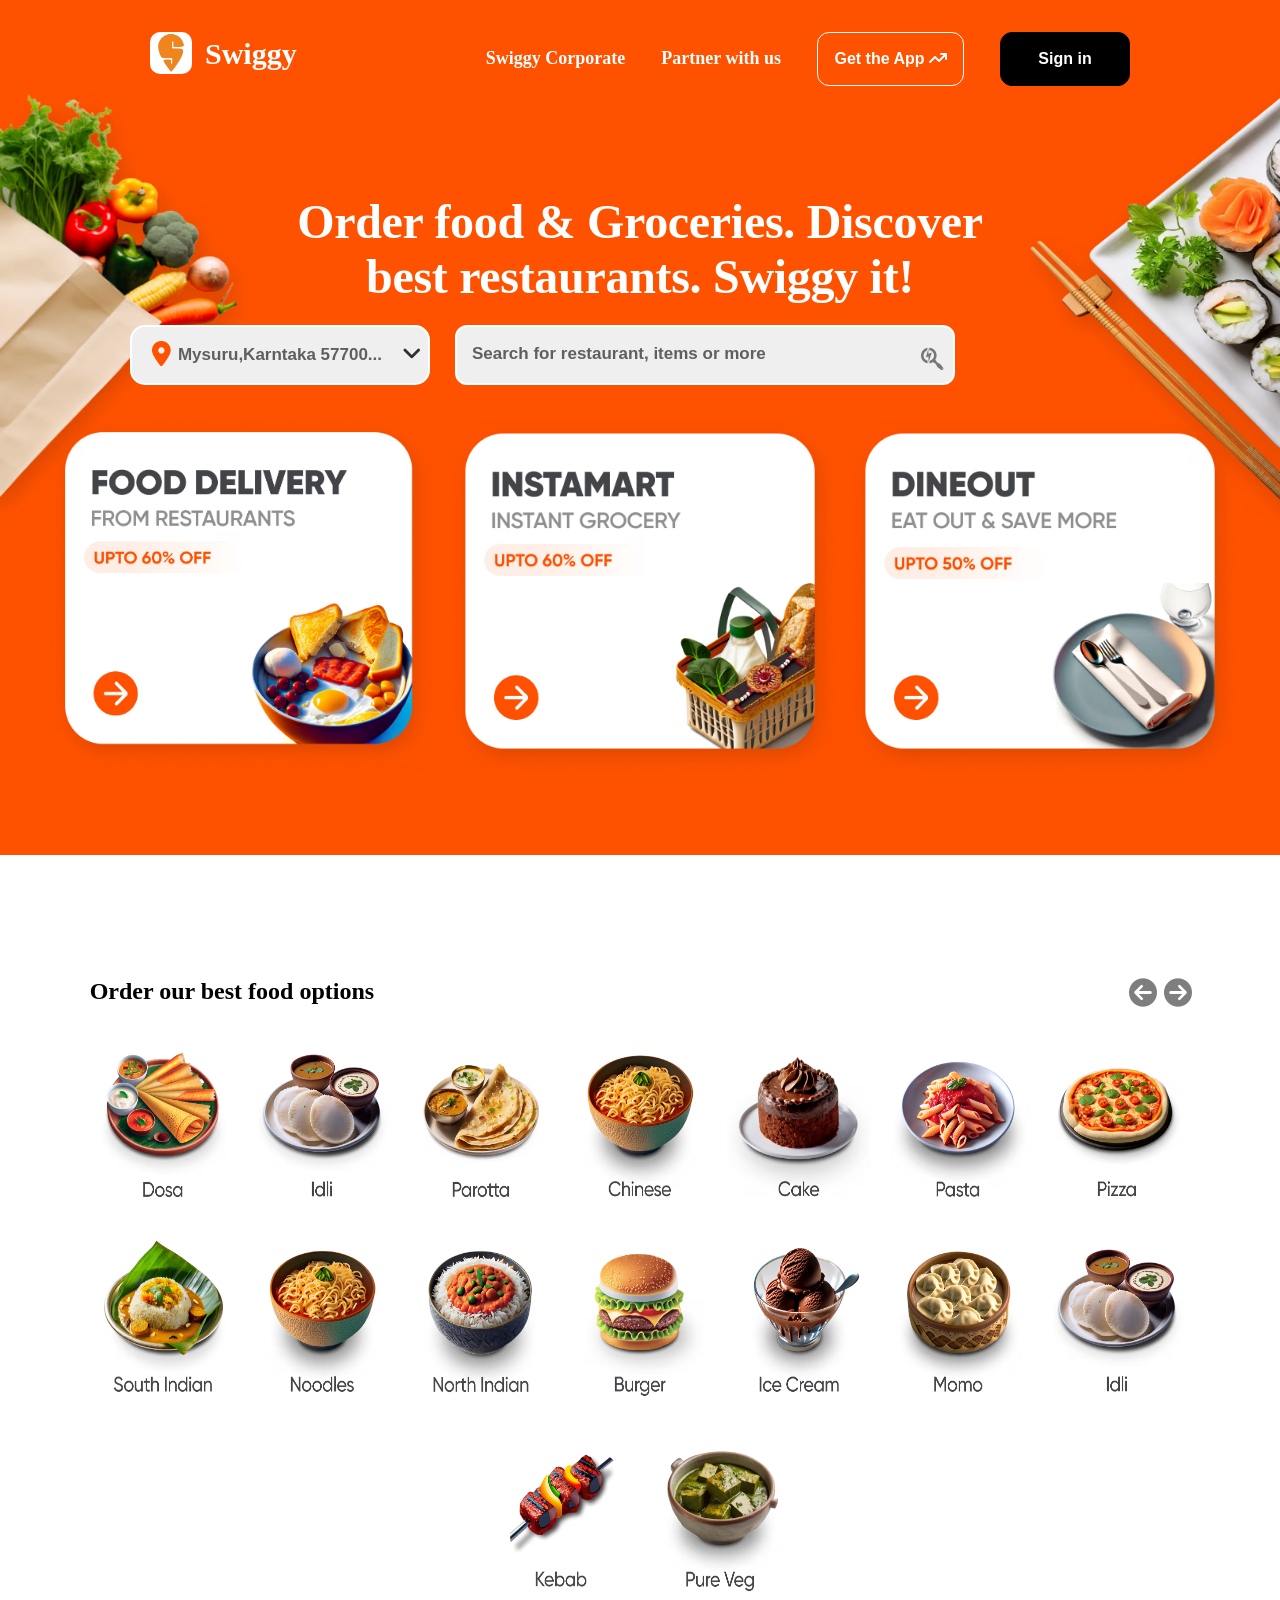
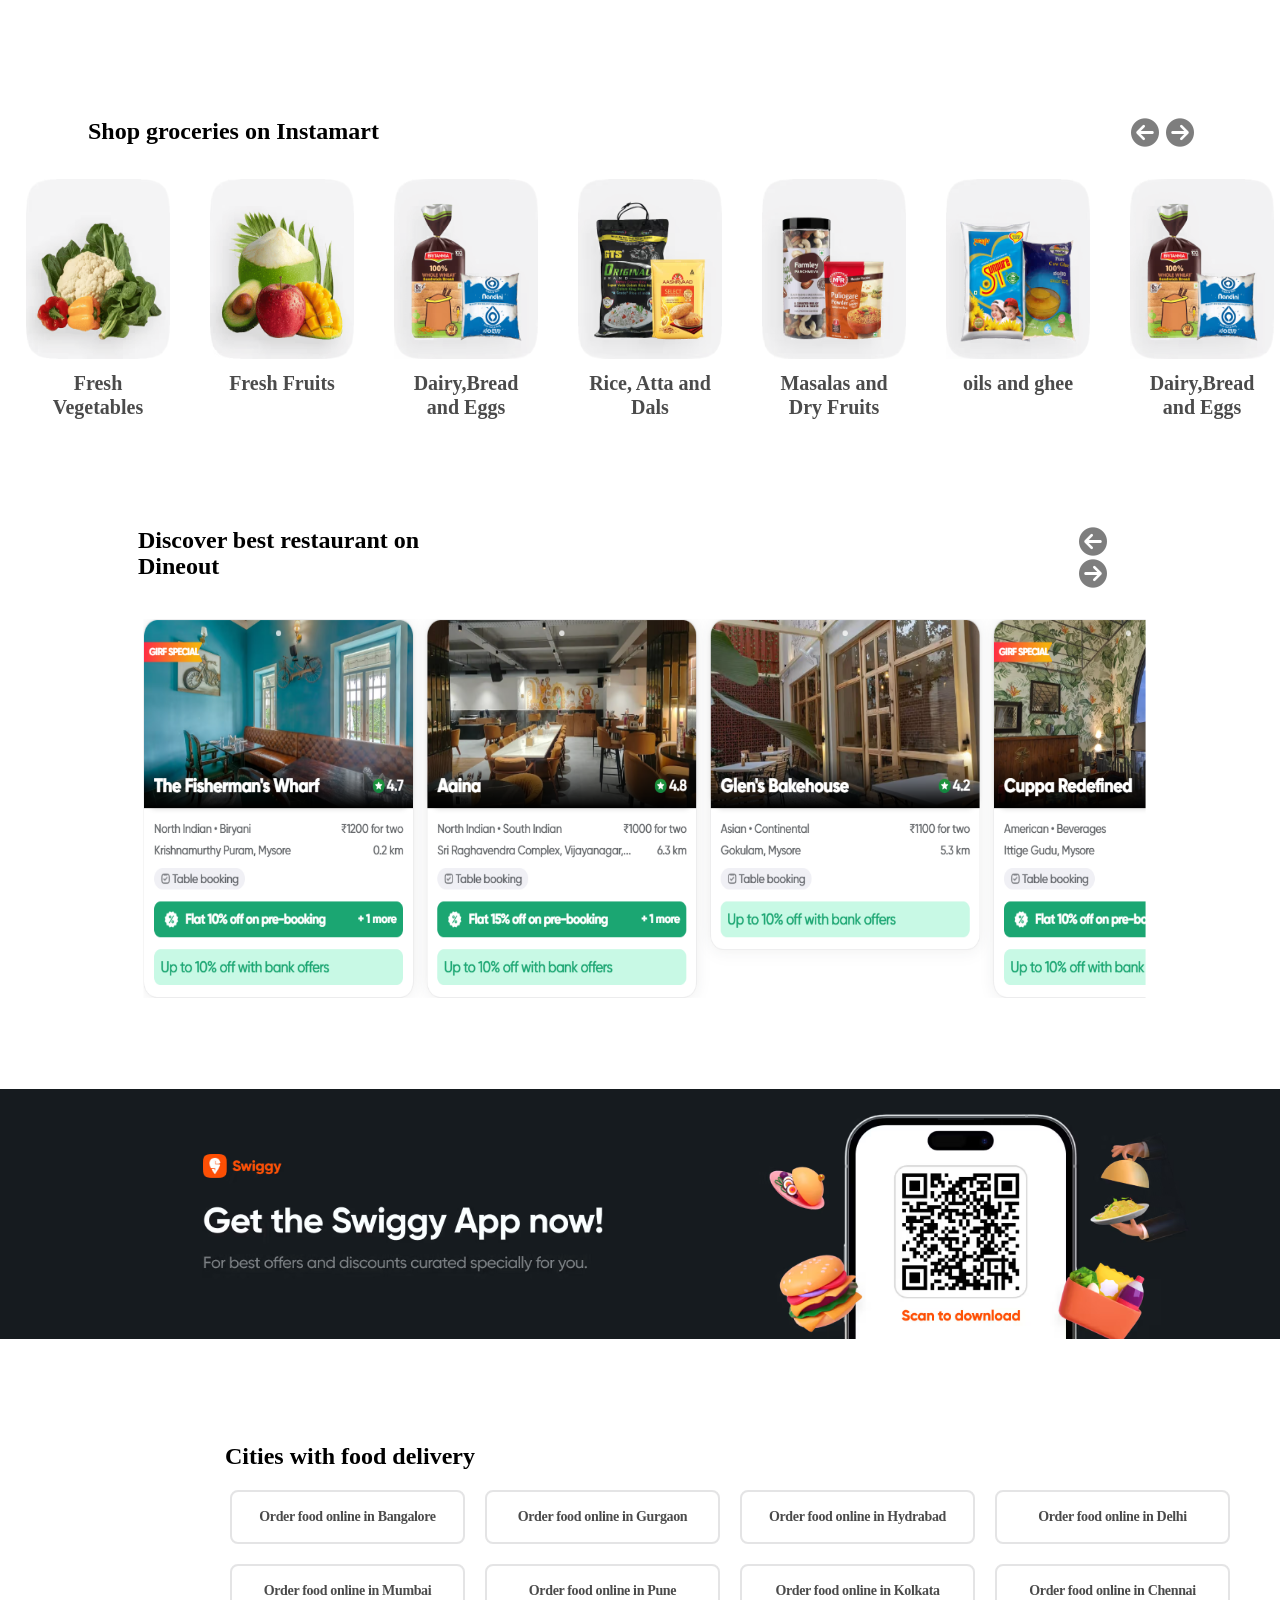
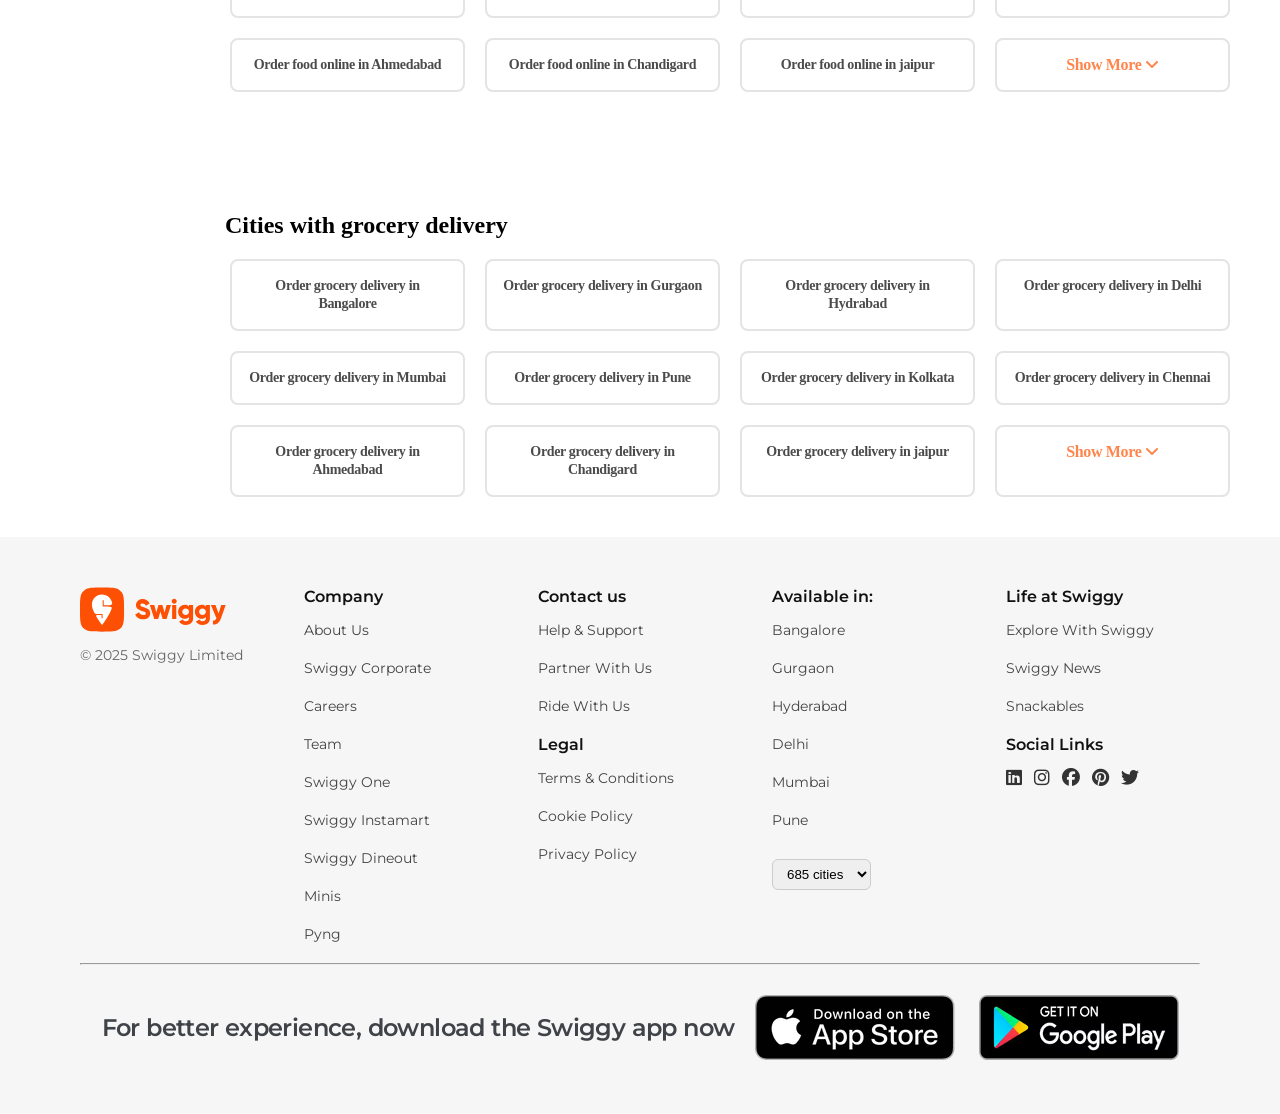
<file: index.html>
<!DOCTYPE html>
<html lang="en">
<head>
    <meta charset="UTF-8">
    <meta name="viewport" content="width=device-width, initial-scale=1.0">
    <link rel="stylesheet" href="https://cdnjs.cloudflare.com/ajax/libs/font-awesome/6.7.2/css/all.min.css" integrity="sha512-Evv84Mr4kqVGRNSgIGL/F/aIDqQb7xQ2vcrdIwxfjThSH8CSR7PBEakCr51Ck+w+/U6swU2Im1vVX0SVk9ABhg==" crossorigin="anonymous" referrerpolicy="no-referrer" />
    <link rel="preconnect" href="https://fonts.googleapis.com">
    <link rel="preconnect" href="https://fonts.gstatic.com" crossorigin>
    <link href="https://fonts.googleapis.com/css2?family=Montserrat:ital,wght@0,100..900;1,100..900&display=swap" rel="stylesheet">    
    <title>Order Food & Groceries. Discovery</title>
    <link rel="icon" href="logo.png" class="icon">
    <link rel="stylesheet" href="swiggy.css">

</head>
<body>
    <div class="full">
        <div class="first_main">        
                <div class="top_bar">
                   <div class="top">
                    <a><img  src="logaaa.png" style="height:42px; width:42px;"><p style="position: absolute; top:37px; left: 205px; ">Swiggy</p></a>
                   </div>
                   <div class="top_left">              
                        <a>Swiggy Corporate</a>
                        <a>Partner with us </a>
                        <button class="app">Get the App <i class="fa-solid fa-arrow-trend-up"></i></button>
                        <button class="sign_in"> Sign in</button>                                
                  </div>              
                </div>
                <div class="top1">
                  <div class="top_bottom">
                     <img src="veg.avif" class="veg">
                  </div>
                  <div class="text">Order food & Groceries. Discover <br> 
                    best restaurants. Swiggy it!
                  </div>
                  <div class="lab">                                                
                        <button class="Mysuru" ><i class="fa-solid fa-location-dot" style="color: #ff5200;font-size: 25px; position: absolute; top: 15px; left: 20px;"></i>
                         <span class="world" style="opacity: 0.6; font-weight: 600;"> Mysuru,Karntaka 57700...</span><i class="fa-solid fa-angle-down" style="font-size: 22px; position: absolute; top: 15px;right: 7px; opacity: 0.8;" ></i>
                        </button>                                                         
                       <button class="Search"><span class="hello">Search for restaurant, items or more </span> <i class="fa-brands fa-searchengin" style="position: absolute; top: 20px;right: 10px; font-size: 25px;opacity: 0.5;"></i></button>               
                  </div>
                  <div class="top_bottom">
                     <img src="Sushi_replace.png" class="veg1">
                  </div>
                <div class="card">
                  <img src="card3.png" class="card1">
                  <img src="card4.png" class="card2">
                  <img src="card5.png" class="card3">
                </div>
              </div>              
        </div>
      <div class="best_food">
        <div class="food">
            <div class="food_main">
               Order our best food options         
            </div>
            <div class="icons">
              <i class="fa-solid fa-circle-arrow-left" class="left"></i>
              <i class="fa-solid fa-circle-arrow-right" class="right"></i>
            </div>      
      </div>
      <div class="photo">
        <div class="photos">
          <img src="Dosa.png">
          <img src="Idli.png">   
          <img src="Parotta.png">
          <img src="Chinese.png">
          <img src="Cake.png">
          <img src="Pasta.png">
          <img src="Pizza.png">
          <img src="SouthIndian.png">
          <img src="Noodles.png">
          <img src="NorthIndian.png">
          <img src="Burger.png">
          <img src="IceCream.png">
          <img src="Momo.png">
          <img src="Idli.png">
          <img src="Kebab.png">
          <img src="PureVeg.png">
          <!-- <img src="Rolls.png"> -->
          <!-- <img src="Salad.png"> -->
        </div>
      </div>

      <div class="shops">
        <div class="shop">
            <div class="food_main">
               Shop groceries on Instamart        
            </div>
            <div class="icon">
              <i class="fa-solid fa-circle-arrow-left" class="left"></i>
              <i class="fa-solid fa-circle-arrow-right" class="right"></i>
            </div>      
      </div>
      <div class="freshs">
        <div class="fresh">
          <div class="fruits">
            <img src="fresh.png">
            <p>Fresh <br> Vegetables</p>
          </div>
          <div class="fruits">
            <img src="fresh1.png"> 
           <p> Fresh Fruits</p>
          </div>
          <div class="fruits">
            <img src="fresh2.png"> 
            <p>Dairy,Bread <br>
            and Eggs</p>
          </div>
          <div class="fruits">
            <img src="fresh3.png"> 
          <p> Rice, Atta and <br> Dals</p>
          </div>
          <div class="fruits">
            <img src="fresh4.png"> 
           <p> Masalas and 
            <br>Dry Fruits</p>
          </div>
          <div class="fruits">
            <img src="fresh5.png"> 
           <p> oils and ghee </p>
          </div>
          <div class="fruits">
            <img src="fresh2.png"> 
            <p>Dairy,Bread <br>
            and Eggs</p>
          </div>
        </div>
      </div>
      <div class="restorent">
        <div class="shopaaa">
            <div class="food_mainaaa">
              Discover best restaurant on Dineout       
            </div>
            <div class="iconaaa">
              <i class="fa-solid fa-circle-arrow-left" class="left"></i>
              <i class="fa-solid fa-circle-arrow-right" class="right"></i>
            </div>      
      </div>
        <div class="resto">
          <img src="restorent.png">
        </div>
      </div>
      </div>
      <div class="black">
        <img src="black.png">
      </div>
   </div>
        <div class="letters">
          <p>
            Cities with food delivery
          </p>
        </div>
   <div class="boxs">
      <div class="box">
        <div class="box1">
         <p style=" opacity: 0.7;"> Order food online in 
          Bangalore</p>
        </div>
        <div class="box1">
          <p style=" opacity: 0.7;">Order food online in 
          Gurgaon</p>
        </div>
        <div class="box1">
         <p style=" opacity: 0.7;"> Order food online in 
          Hydrabad</p>
        </div>
        <div class="box1">
         <p style=" opacity: 0.7;"> Order food online in 
          Delhi</p>
        </div>
        <div class="box1">
          <p style=" opacity: 0.7;">Order food online in 
          Mumbai</p>
        </div>
        <div class="box1">
         <p style=" opacity: 0.7;"> Order food online in 
          Pune</p>
        </div>
        <div class="box1">
          <p style=" opacity: 0.7;">Order food online in 
          Kolkata</p>
        </div>
        <div class="box1">
         <p style=" opacity: 0.7;"> Order food online in 
          Chennai</p>
        </div>
        <div class="box1">
         <p style=" opacity: 0.7;"> Order food online in
          Ahmedabad</p>
        </div>
        <div class="box1">
         <p style=" opacity: 0.7;"> Order food online in 
          Chandigard</p>
        </div>
        <div class="box1">
         <p style=" opacity: 0.7;"> Order food online in 
          jaipur</p>
        </div>
        <div class="box1">
         <p style=" opacity: 0.7; color: #ff5200 ;font-size: 16px;" > Show More <i class="fa-solid fa-angle-down"></i></p>
        </div>
    </div>
  </div>
<div class="box2" style="margin-top: 20px;">
  <div class="letters">
          <p>
            Cities with grocery delivery
          </p>
        </div>
   <div class="boxs">
      <div class="box">
        <div class="box1">
         <p style=" opacity: 0.7;"> Order grocery delivery in 
          Bangalore</p>
        </div>
        <div class="box1">
          <p style=" opacity: 0.7;">Order grocery delivery in 
          Gurgaon</p>
        </div>
        <div class="box1">
         <p style=" opacity: 0.7;"> Order grocery delivery in 
          Hydrabad</p>
        </div>
        <div class="box1">
         <p style=" opacity: 0.7;"> Order grocery delivery in 
          Delhi</p>
        </div>
        <div class="box1">
          <p style=" opacity: 0.7;">Order grocery delivery in 
          Mumbai</p>
        </div>
        <div class="box1">
         <p style=" opacity: 0.7;"> Order grocery delivery in 
          Pune</p>
        </div>
        <div class="box1">
          <p style=" opacity: 0.7;">Order grocery delivery in 
          Kolkata</p>
        </div>
        <div class="box1">
         <p style=" opacity: 0.7;"> Order grocery delivery in 
          Chennai</p>
        </div>
        <div class="box1">
         <p style=" opacity: 0.7;"> Order grocery delivery in
          Ahmedabad</p>
        </div>
        <div class="box1">
         <p style=" opacity: 0.7;"> Order grocery delivery in 
          Chandigard</p>
        </div>
        <div class="box1">
         <p style=" opacity: 0.7;"> Order grocery delivery in 
          jaipur</p>
        </div>
        <div class="box1">
         <p style=" opacity: 0.7; color: #ff5200; font-size: 16px;" > Show More <i class="fa-solid fa-angle-down"></i></p>
        </div>
    </div>
  </div>
</div>

 <footer class="footer">
  <div class="footer-container">
    
    <!-- Logo + Copyright -->
    <div class="footer-logo">
      <img src="Group.svg" alt="Swiggy Logo">
      <p>© 2025 Swiggy Limited</p>
    </div>

    <!-- Footer Links -->
    <div class="footer-grid">
      
      <div class="footer-section">
        <h4>Company</h4>
        <p>About Us</p>
        <p>Swiggy Corporate</p>
        <p>Careers</p>
        <p>Team</p>
        <p>Swiggy One</p>
        <p>Swiggy Instamart</p>
        <p>Swiggy Dineout</p>
        <p>Minis</p>
        <p>Pyng</p>
      </div>

      <div class="footer-section">
        <h4>Contact us</h4>
        <p>Help & Support</p>
        <p>Partner With Us</p>
        <p>Ride With Us</p>
        <h4>Legal</h4>
        <p>Terms & Conditions</p>
        <p>Cookie Policy</p>
        <p>Privacy Policy</p>
      </div>

      <div class="footer-section">
        <h4>Available in:</h4>
        <p>Bangalore</p>
        <p>Gurgaon</p>
        <p>Hyderabad</p>
        <p>Delhi</p>
        <p>Mumbai</p>
        <p>Pune</p>
        <select>
          <option>685 cities</option>
        </select>
      </div>

      <div class="footer-section">
        <h4>Life at Swiggy</h4>
        <p>Explore With Swiggy</p>
        <p>Swiggy News</p>
        <p>Snackables</p>
        <h4>Social Links</h4>
        <div class="social-icons">
          <i class="fa-brands fa-linkedin"></i>
          <i class="fa-brands fa-instagram"></i>
          <i class="fa-brands fa-facebook"></i>
          <i class="fa-brands fa-pinterest"></i>
          <i class="fa-brands fa-twitter"></i>
        </div>
      </div>
    </div>
  </div>
  <hr>
  <div class="last">
    <div class="a">
      <p> For better experience, download the Swiggy app now</p>
    </div>
    <div class="appstore">
      <img src="appstore.png">
      <img src="play.png">
    </div>
  </div>
</footer>
</div>   
</body>
</html>
</file>
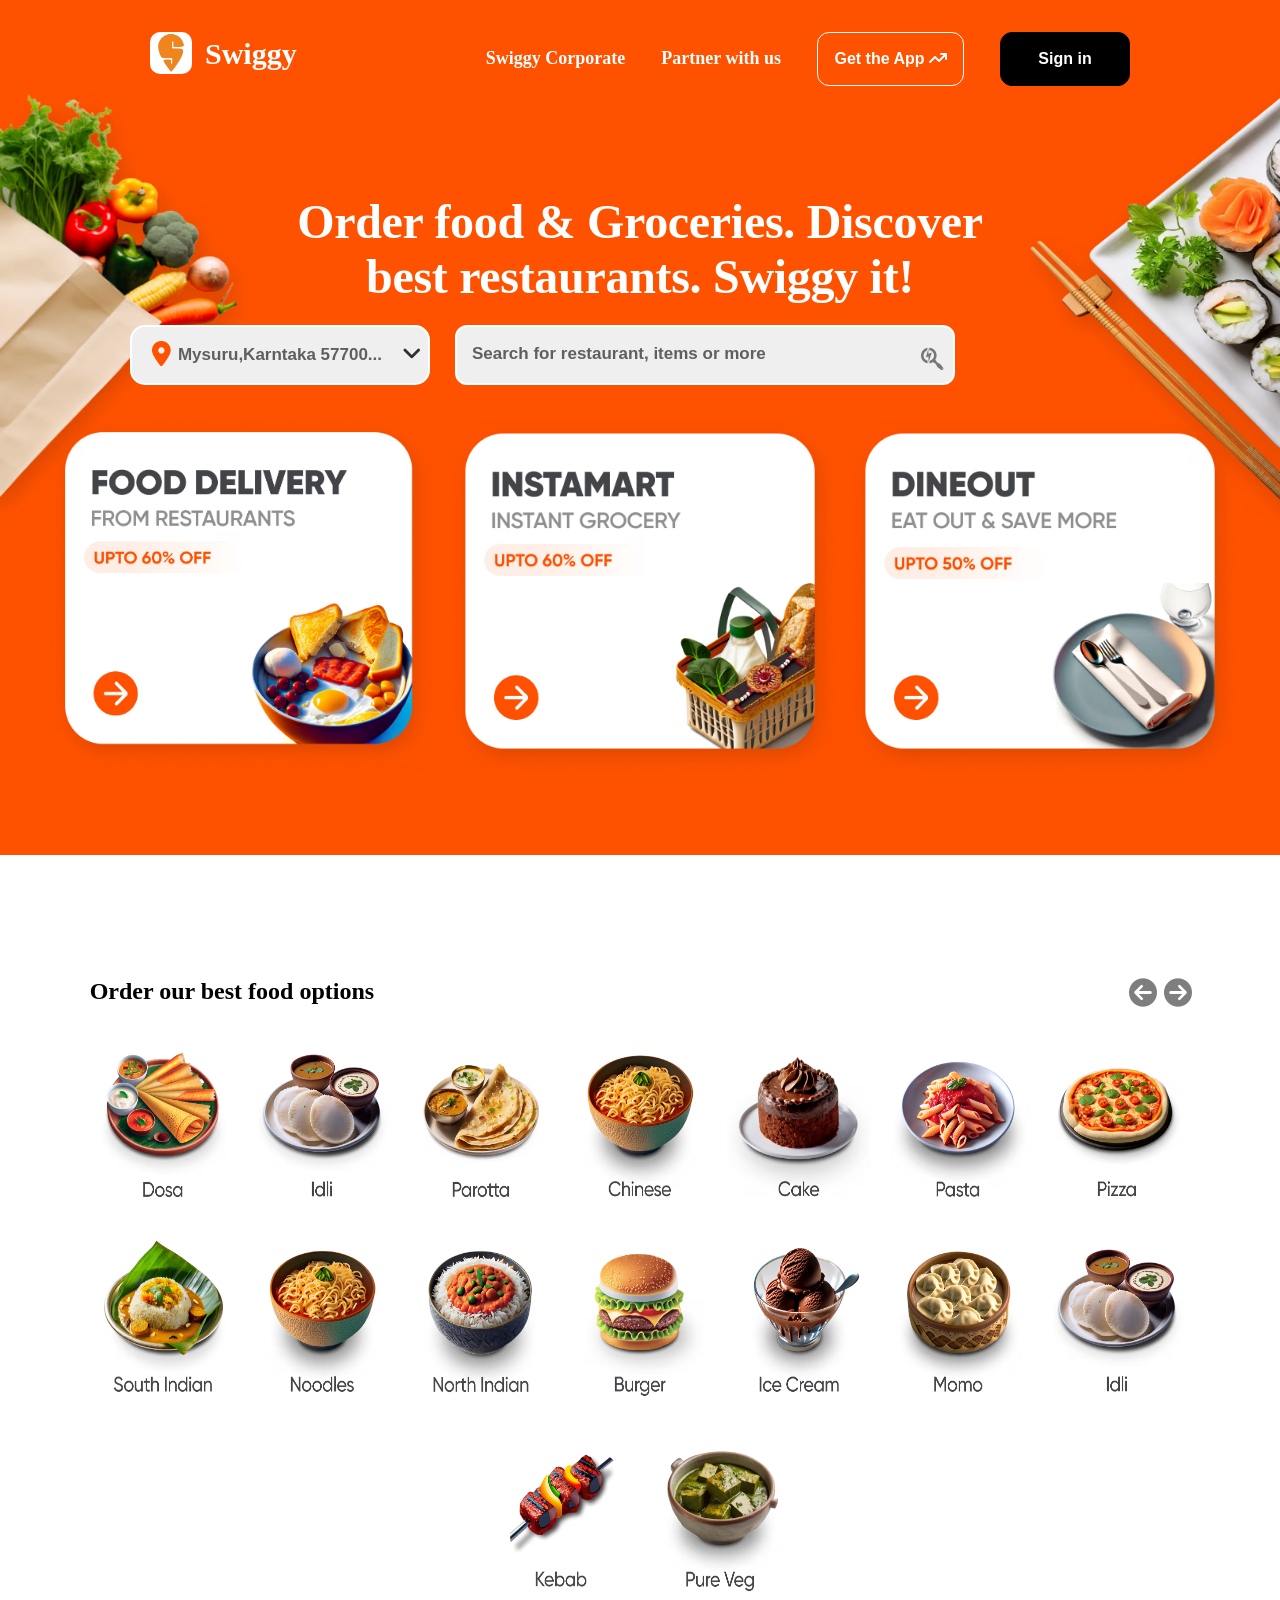
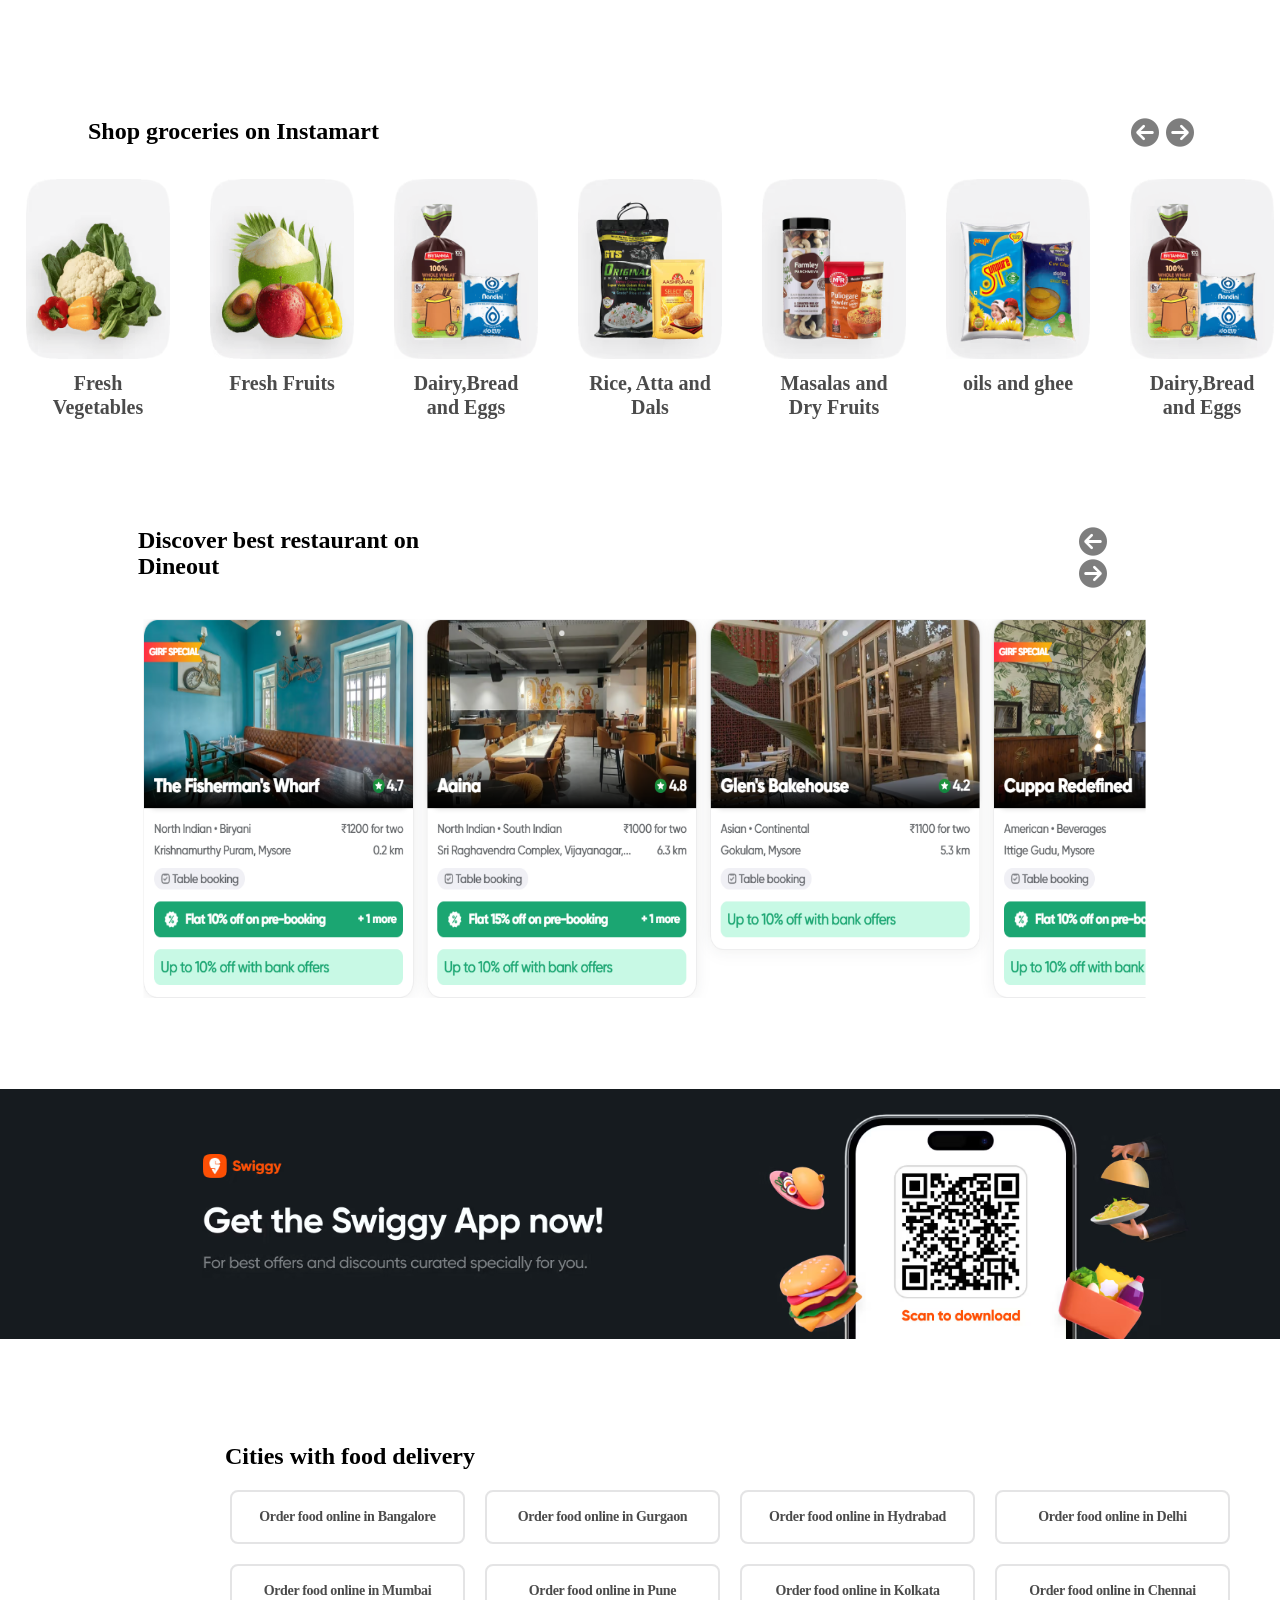
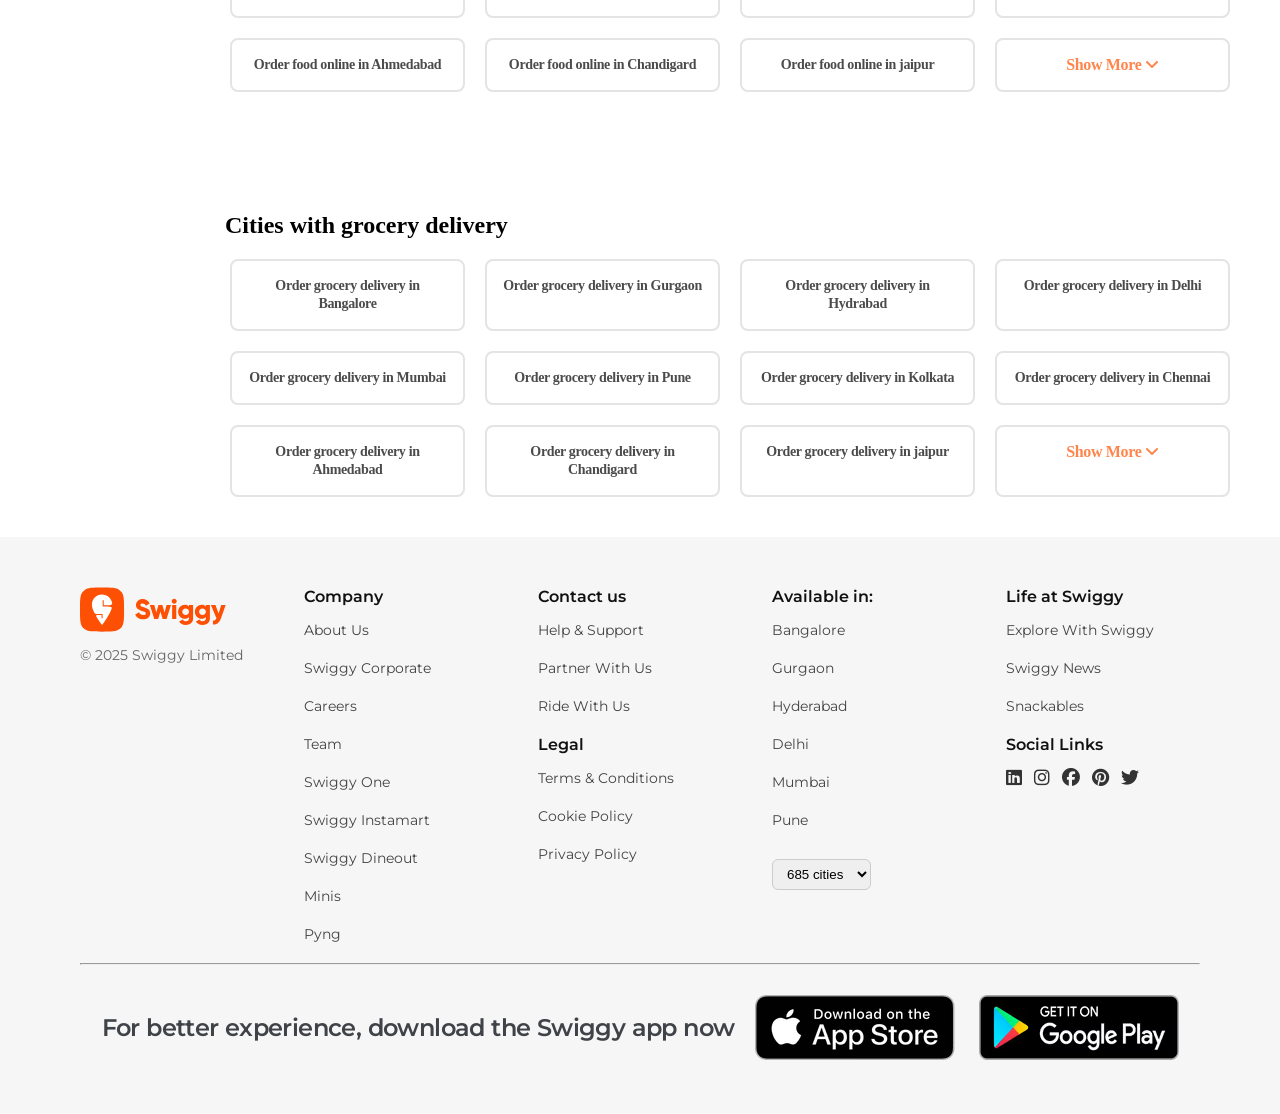
<file: swiggy.html>
<!DOCTYPE html>
<html lang="en">
<head>
    <meta charset="UTF-8">
    <meta name="viewport" content="width=device-width, initial-scale=1.0">
    <link rel="stylesheet" href="https://cdnjs.cloudflare.com/ajax/libs/font-awesome/6.7.2/css/all.min.css" integrity="sha512-Evv84Mr4kqVGRNSgIGL/F/aIDqQb7xQ2vcrdIwxfjThSH8CSR7PBEakCr51Ck+w+/U6swU2Im1vVX0SVk9ABhg==" crossorigin="anonymous" referrerpolicy="no-referrer" />
    <link rel="preconnect" href="https://fonts.googleapis.com">
    <link rel="preconnect" href="https://fonts.gstatic.com" crossorigin>
    <link href="https://fonts.googleapis.com/css2?family=Montserrat:ital,wght@0,100..900;1,100..900&display=swap" rel="stylesheet">    
    <title>Order Food & Groceries. Discovery</title>
    <link rel="icon" href="logo.png" class="icon">
    <link rel="stylesheet" href="swiggy.css">

</head>
<body>
    <div class="full">
        <div class="first_main">        
                <div class="top_bar">
                   <div class="top">
                    <a><img  src="logaaa.png" style="height:42px; width:42px;"><p style="position: absolute; top:37px; left: 205px; ">Swiggy</p></a>
                   </div>
                   <div class="top_left">              
                        <a>Swiggy Corporate</a>
                        <a>Partner with us </a>
                        <button class="app">Get the App <i class="fa-solid fa-arrow-trend-up"></i></button>
                        <button class="sign_in"> Sign in</button>                                
                  </div>              
                </div>
                <div class="top1">
                  <div class="top_bottom">
                     <img src="veg.avif" class="veg">
                  </div>
                  <div class="text">Order food & Groceries. Discover <br> 
                    best restaurants. Swiggy it!
                  </div>
                  <div class="lab">                                                
                        <button class="Mysuru" ><i class="fa-solid fa-location-dot" style="color: #ff5200;font-size: 25px; position: absolute; top: 15px; left: 20px;"></i>
                         <span class="world" style="opacity: 0.6; font-weight: 600;"> Mysuru,Karntaka 57700...</span><i class="fa-solid fa-angle-down" style="font-size: 22px; position: absolute; top: 15px;right: 7px; opacity: 0.8;" ></i>
                        </button>                                                         
                       <button class="Search"><span class="hello">Search for restaurant, items or more </span> <i class="fa-brands fa-searchengin" style="position: absolute; top: 20px;right: 10px; font-size: 25px;opacity: 0.5;"></i></button>               
                  </div>
                  <div class="top_bottom">
                     <img src="Sushi_replace.png" class="veg1">
                  </div>
                <div class="card">
                  <img src="card3.png" class="card1">
                  <img src="card4.png" class="card2">
                  <img src="card5.png" class="card3">
                </div>
              </div>              
        </div>
      <div class="best_food">
        <div class="food">
            <div class="food_main">
               Order our best food options         
            </div>
            <div class="icons">
              <i class="fa-solid fa-circle-arrow-left" class="left"></i>
              <i class="fa-solid fa-circle-arrow-right" class="right"></i>
            </div>      
      </div>
      <div class="photo">
        <div class="photos">
          <img src="Dosa.png">
          <img src="Idli.png">   
          <img src="Parotta.png">
          <img src="Chinese.png">
          <img src="Cake.png">
          <img src="Pasta.png">
          <img src="Pizza.png">
          <img src="SouthIndian.png">
          <img src="Noodles.png">
          <img src="NorthIndian.png">
          <img src="Burger.png">
          <img src="IceCream.png">
          <img src="Momo.png">
          <img src="Idli.png">
          <img src="Kebab.png">
          <img src="PureVeg.png">
          <!-- <img src="Rolls.png"> -->
          <!-- <img src="Salad.png"> -->
        </div>
      </div>

      <div class="shops">
        <div class="shop">
            <div class="food_main">
               Shop groceries on Instamart        
            </div>
            <div class="icon">
              <i class="fa-solid fa-circle-arrow-left" class="left"></i>
              <i class="fa-solid fa-circle-arrow-right" class="right"></i>
            </div>      
      </div>
      <div class="freshs">
        <div class="fresh">
          <div class="fruits">
            <img src="fresh.png">
            <p>Fresh <br> Vegetables</p>
          </div>
          <div class="fruits">
            <img src="fresh1.png"> 
           <p> Fresh Fruits</p>
          </div>
          <div class="fruits">
            <img src="fresh2.png"> 
            <p>Dairy,Bread <br>
            and Eggs</p>
          </div>
          <div class="fruits">
            <img src="fresh3.png"> 
          <p> Rice, Atta and <br> Dals</p>
          </div>
          <div class="fruits">
            <img src="fresh4.png"> 
           <p> Masalas and 
            <br>Dry Fruits</p>
          </div>
          <div class="fruits">
            <img src="fresh5.png"> 
           <p> oils and ghee </p>
          </div>
          <div class="fruits">
            <img src="fresh2.png"> 
            <p>Dairy,Bread <br>
            and Eggs</p>
          </div>
        </div>
      </div>
      <div class="restorent">
        <div class="shopaaa">
            <div class="food_mainaaa">
              Discover best restaurant on Dineout       
            </div>
            <div class="iconaaa">
              <i class="fa-solid fa-circle-arrow-left" class="left"></i>
              <i class="fa-solid fa-circle-arrow-right" class="right"></i>
            </div>      
      </div>
        <div class="resto">
          <img src="restorent.png">
        </div>
      </div>
      </div>
      <div class="black">
        <img src="black.png">
      </div>
   </div>
        <div class="letters">
          <p>
            Cities with food delivery
          </p>
        </div>
   <div class="boxs">
      <div class="box">
        <div class="box1">
         <p style=" opacity: 0.7;"> Order food online in 
          Bangalore</p>
        </div>
        <div class="box1">
          <p style=" opacity: 0.7;">Order food online in 
          Gurgaon</p>
        </div>
        <div class="box1">
         <p style=" opacity: 0.7;"> Order food online in 
          Hydrabad</p>
        </div>
        <div class="box1">
         <p style=" opacity: 0.7;"> Order food online in 
          Delhi</p>
        </div>
        <div class="box1">
          <p style=" opacity: 0.7;">Order food online in 
          Mumbai</p>
        </div>
        <div class="box1">
         <p style=" opacity: 0.7;"> Order food online in 
          Pune</p>
        </div>
        <div class="box1">
          <p style=" opacity: 0.7;">Order food online in 
          Kolkata</p>
        </div>
        <div class="box1">
         <p style=" opacity: 0.7;"> Order food online in 
          Chennai</p>
        </div>
        <div class="box1">
         <p style=" opacity: 0.7;"> Order food online in
          Ahmedabad</p>
        </div>
        <div class="box1">
         <p style=" opacity: 0.7;"> Order food online in 
          Chandigard</p>
        </div>
        <div class="box1">
         <p style=" opacity: 0.7;"> Order food online in 
          jaipur</p>
        </div>
        <div class="box1">
         <p style=" opacity: 0.7; color: #ff5200 ;font-size: 16px;" > Show More <i class="fa-solid fa-angle-down"></i></p>
        </div>
    </div>
  </div>
<div class="box2" style="margin-top: 20px;">
  <div class="letters">
          <p>
            Cities with grocery delivery
          </p>
        </div>
   <div class="boxs">
      <div class="box">
        <div class="box1">
         <p style=" opacity: 0.7;"> Order grocery delivery in 
          Bangalore</p>
        </div>
        <div class="box1">
          <p style=" opacity: 0.7;">Order grocery delivery in 
          Gurgaon</p>
        </div>
        <div class="box1">
         <p style=" opacity: 0.7;"> Order grocery delivery in 
          Hydrabad</p>
        </div>
        <div class="box1">
         <p style=" opacity: 0.7;"> Order grocery delivery in 
          Delhi</p>
        </div>
        <div class="box1">
          <p style=" opacity: 0.7;">Order grocery delivery in 
          Mumbai</p>
        </div>
        <div class="box1">
         <p style=" opacity: 0.7;"> Order grocery delivery in 
          Pune</p>
        </div>
        <div class="box1">
          <p style=" opacity: 0.7;">Order grocery delivery in 
          Kolkata</p>
        </div>
        <div class="box1">
         <p style=" opacity: 0.7;"> Order grocery delivery in 
          Chennai</p>
        </div>
        <div class="box1">
         <p style=" opacity: 0.7;"> Order grocery delivery in
          Ahmedabad</p>
        </div>
        <div class="box1">
         <p style=" opacity: 0.7;"> Order grocery delivery in 
          Chandigard</p>
        </div>
        <div class="box1">
         <p style=" opacity: 0.7;"> Order grocery delivery in 
          jaipur</p>
        </div>
        <div class="box1">
         <p style=" opacity: 0.7; color: #ff5200; font-size: 16px;" > Show More <i class="fa-solid fa-angle-down"></i></p>
        </div>
    </div>
  </div>
</div>

 <footer class="footer">
  <div class="footer-container">
    
    <!-- Logo + Copyright -->
    <div class="footer-logo">
      <img src="Group.svg" alt="Swiggy Logo">
      <p>© 2025 Swiggy Limited</p>
    </div>

    <!-- Footer Links -->
    <div class="footer-grid">
      
      <div class="footer-section">
        <h4>Company</h4>
        <p>About Us</p>
        <p>Swiggy Corporate</p>
        <p>Careers</p>
        <p>Team</p>
        <p>Swiggy One</p>
        <p>Swiggy Instamart</p>
        <p>Swiggy Dineout</p>
        <p>Minis</p>
        <p>Pyng</p>
      </div>

      <div class="footer-section">
        <h4>Contact us</h4>
        <p>Help & Support</p>
        <p>Partner With Us</p>
        <p>Ride With Us</p>
        <h4>Legal</h4>
        <p>Terms & Conditions</p>
        <p>Cookie Policy</p>
        <p>Privacy Policy</p>
      </div>

      <div class="footer-section">
        <h4>Available in:</h4>
        <p>Bangalore</p>
        <p>Gurgaon</p>
        <p>Hyderabad</p>
        <p>Delhi</p>
        <p>Mumbai</p>
        <p>Pune</p>
        <select>
          <option>685 cities</option>
        </select>
      </div>

      <div class="footer-section">
        <h4>Life at Swiggy</h4>
        <p>Explore With Swiggy</p>
        <p>Swiggy News</p>
        <p>Snackables</p>
        <h4>Social Links</h4>
        <div class="social-icons">
          <i class="fa-brands fa-linkedin"></i>
          <i class="fa-brands fa-instagram"></i>
          <i class="fa-brands fa-facebook"></i>
          <i class="fa-brands fa-pinterest"></i>
          <i class="fa-brands fa-twitter"></i>
        </div>
      </div>
    </div>
  </div>
  <hr>
  <div class="last">
    <div class="a">
      <p> For better experience, download the Swiggy app now</p>
    </div>
    <div class="appstore">
      <img src="appstore.png">
      <img src="play.png">
    </div>
  </div>
</footer>
</div>   
</body>
</html>
</file>
<file: swiggy.css>
*{
    margin: 0;
    padding: 0;
    /* height: 100%; */
    /* background-color: #ff5200; */
}
.body{
    font-family: 'Montserrat',sans-serif;
}
.top_bar{
padding: 32px 0;
background: #ff5200;
display: flex;
justify-content: space-between; 
}

.top img{
    border-radius: 10px;
    width:120px;
    height:120px;
}
.no-dots li{
    list-style-type: none;
    text-decoration: none;
}

.top a{
    font-weight: bolder;
    font-size: 30px;
    margin-left: 150px;
    color: #fff;
}
.top_left{
    margin-right: 150px;
}
.top_left a{
    margin-right: 32px;
    font-size: 18px;
    color: #fff;
    font-weight: bold;
}
.app{
    padding: 12px 16px;
    height: 54px;
    border-radius: 12px;
    background-color: #ff5200;
    color: #fff;
    border: 1px solid #fff ;
    font-size: 16px;
    font-weight: bold;
}
.sign_in{
    padding: 12px 16px;
    height: 54px;
    border-radius: 12px;
    background-color: #000;
    color: #fff;
    margin-left: 32px;
    width: 130px;
    font-size: 16px;
    font-weight: bold;
    border: 1px solid #000 ;
}
.veg{
    height: 450px;
    width: 250px;
    position: absolute;
    left: 0;
    top: 75px;
}
.text{
    text-align: center;
    margin: 0px auto;
    padding: 12px;
    color: #fff;
    font-family: Gilroy;
    font-size: 48px;
    font-weight: 600;
    letter-spacing: -0.3px;
    line-height: 56pxs;
}
.veg1{
    height: 450px;
    width: 250px;
    position: absolute;
    right: 0;
    top: 80px;
}
.top1{
    background-color: #ff5200;
    padding: 64px 32px;
}
.lab{
    text-align: center;
    /* display: flex;
    justify-content: center; */
}
.Mysuru {
    border-radius: 15px;
    height: 60px;
    width: 300px;
    border: 2px solid #fff;
    padding: 0 16px;
    position: absolute;
    top: 325px;
    right: 850px;
    font-size: 17px;
    font-weight: 200;
    
}

.location {
    margin-right: 20px;

}

.Search{
    height: 60px;
    width: 500px;
    border-radius: 12px;
    border: 2px solid #fff;
    position: absolute;
    top: 325px ;
    right: 325px;
    font-size: 15px;
    align-items: center;
    font-size: 17px;
    font-weight: 300;
    display: flex;
    align-items: flex-start;
    align-items: center;
}
.hello{
    position: absolute;
    top: 17px;
    left: 15px;
    opacity: 0.6;
    font-weight: 600;
}
.word{
    opacity: 0.6;
}
.card img{
    height: 400px;
    width: 400px;
    object-fit: contain;
    background-color: #ff5200;
}
.card{
    display: flex;
    /* position: absolute;
    top: 380px;  */
    justify-items: center;
    justify-content: center;
    background-color: #ff5200;
    margin-top: 75px;
}
.food_main{
    font-weight:bolder;
    font-size: 24px;
    line-height: 26px;
    margin-right: 600px;
    padding: 8px 8px 4px;
}
.icons{
    font-size: large;
}
.food{
    display: flex;
    justify-content: space-around;
    margin-top: 115px;
    margin-left: 12px;
}
/* .best_food{
   margin-top: 10px;
} */
 .icons{
    margin-right: 10px;
    font-size: 28px;
    padding: 8px 8px 4px;
    opacity: 0.5;
 }
 .photo img{
    height: 180px;
    width: 144px; 
 }
 
.photo {
  display: flex;
  justify-content: center; /* Centers horizontally */
  align-items: center;     /* Centers vertically */
  min-height: 100vh;       /* Takes full screen height */
  margin-left: 82px;
  margin-right: 82px;
  margin-top: -150px;
}

.photos {
  display: flex;
  flex-wrap: wrap;         /* Allows wrapping to new lines */
  gap: 15px;               /* Space between images */
  justify-content: center; /* Center images inside */
}
.shop{
    display: flex;
    justify-content: space-around;
    margin-top: -54px;
    margin-left: 12px;
}
.icon{
     font-size: large;
    margin-right: 10px;
    font-size: 28px;
    padding: 8px 8px 4px;
    opacity: 0.5;
    font-weight: bold;
}
.fresh img{
    height: 180px;
    width: 144px;
}
.fresh {
  display: flex;
   flex-wrap: wrap;        /*allows multiple rows */
  justify-content: center; /* center items */
  gap: 20px;              /* spacing between items */
  margin-top: 25px;
}
.fruits {
  display: flex;
  flex-direction: column; /* stack image on top, text below */
  align-items: center;    /* center align text with image */
  text-align: center;
  margin-left: 20px;
}
.fruits p {
    font-weight: 600;
    font-size: 20px;
    margin: 0;
    text-align: center;
    line-height: 24px;
    padding-top: 12px;
    opacity: 0.7;
}
.shopaaa{
    display: flex;
    justify-content: space-between;
    margin-top: 100px;
    margin-left: 130px;
}
.food_mainaaa{
     font-weight:bolder;
    font-size: 24px;
    line-height: 26px;
    margin-right: 600px;
    padding: 8px 8px 4px;
}
.iconaaa{
    font-size: large;
    margin-right: 138px;
    font-size: 28px;
    padding: 8px 8px 4px;
    opacity: 0.5;
    font-weight: bold;
}
.resto img{
    height: 400px;
    width:90%;
}
.resto{
    margin-left: 100px;
    margin-top: 10px;
}
.black img{
    object-fit: contain;
    height: 100%;
    width: 100%;
}
.black{
margin-top: 80px;
}
/* .box{
    display: grid;
    flex-wrap: wrap; 
     justify-content: space-between;
    align-items: center;
    text-align: center;
    gap: 20px;
    padding:  15px 20px;  
    margin: 0% auto;
} */


.box {
  display: grid;
  grid-template-columns: repeat(auto-fit, minmax(200px, 1fr)); /* responsive columns */
  gap: 20px;
  justify-content: center;  /* centers grid in container */
  padding: 20px;
  max-width: 1000px; /* keeps it centered and not too wide */
  margin: 0 auto;    /* center the whole box container */
  margin-left: 210px;
  /* margin-top: 5px; */
}
.box1{
    padding:  16px ;
    border: 2px solid rgba(201, 202, 204, 0.5);
    font-weight: 700;
    font-size: 14px;
    line-height: 18px;
    letter-spacing: -0.35px;
    border-radius: 8px;
    text-align: center;
}
/* .boxs{
    display: flex;
    justify-content: center;
} */
 .letters p{
    font-size: 24px;
    font-weight: 600;
    margin-top: 100px;
    margin-left: 225px;
 }
/* .box2, .letters, .boxs, .box{ 
    margin-top: 20px;
} */
/* .b{
    font-family: Gilroy;
    font-weight: 400;
    font-size: 18px;
    line-height: 22px;
    letter-spacing: -0.45px;
    color: rgba(2, 6, 12, 0.92);
}
.c{
    font-family: Gilroy;
    font-weight: 200;
    font-size: 16px;
    line-height: 21px;
    letter-spacing: -0.4px;
    color: rgba(111, 113, 114, 0.6);
}
.footer{
    display: grid;
    background-color: rgb(240, 240, 245);
    /* grid-template-columns: 1fr 1fr; */
    /* padding:0px 20% 48px 15px; */
/* }  */

.footer {
  background: #f6f6f6;
  color: #333;
  padding: 50px 80px;
  font-family: 'Montserrat', sans-serif;
}

.footer-container {
  display: flex;
  align-items: flex-start;
  justify-content: space-between;
  flex-wrap: wrap;
}

.footer-logo {
  flex: 1;
  min-width: 180px;
}

.footer-logo img {
  height: 45px;
  margin-bottom: 10px;
}

.footer-logo p {
  font-size: 14px;
  color: #666;
}

.footer-grid {
  flex: 4;
  display: grid;
  grid-template-columns: repeat(auto-fit, minmax(180px, 1fr));
  gap: 40px;
}

.footer-section h4 {
  font-size: 16px;
  font-weight: 600;
  margin-bottom: 15px;
  color: #111;
}

.footer-section p {
  font-size: 14px;
  margin: 6px 0;
  color: #444;
  cursor: pointer;
  margin-bottom: 20px;
}

.footer-section p:hover {
  text-decoration: underline;
  color: #000;
}

.footer-section select {
  margin-top: 10px;
  padding: 6px 10px;
  border: 1px solid #ccc;
  border-radius: 6px;
}

.social-icons {
  display: flex;
  gap: 12px;
  font-size: 18px;
  margin-top: 10px;
}

.social-icons i {
  cursor: pointer;
  transition: color 0.3s;
}

.social-icons i:hover {
  color: #ff5200; /* Swiggy orange */
}

.footer{
    margin-top: 20px;
}
.a p{
    font-weight: 600;
    font-size: 24px;
    line-height: 26px;
    letter-spacing: -0.6px;
    color: rgba(2,6,12,0.75);
    margin-top: 20px;
}
.last{
    display: flex;
    justify-content: center;
    margin-top: 30px;
}
.appstore img{
    /* margin-right: 20px; */
    margin-left: 20px;
}

.icon{
    border-radius: 10px;
}
</file>
